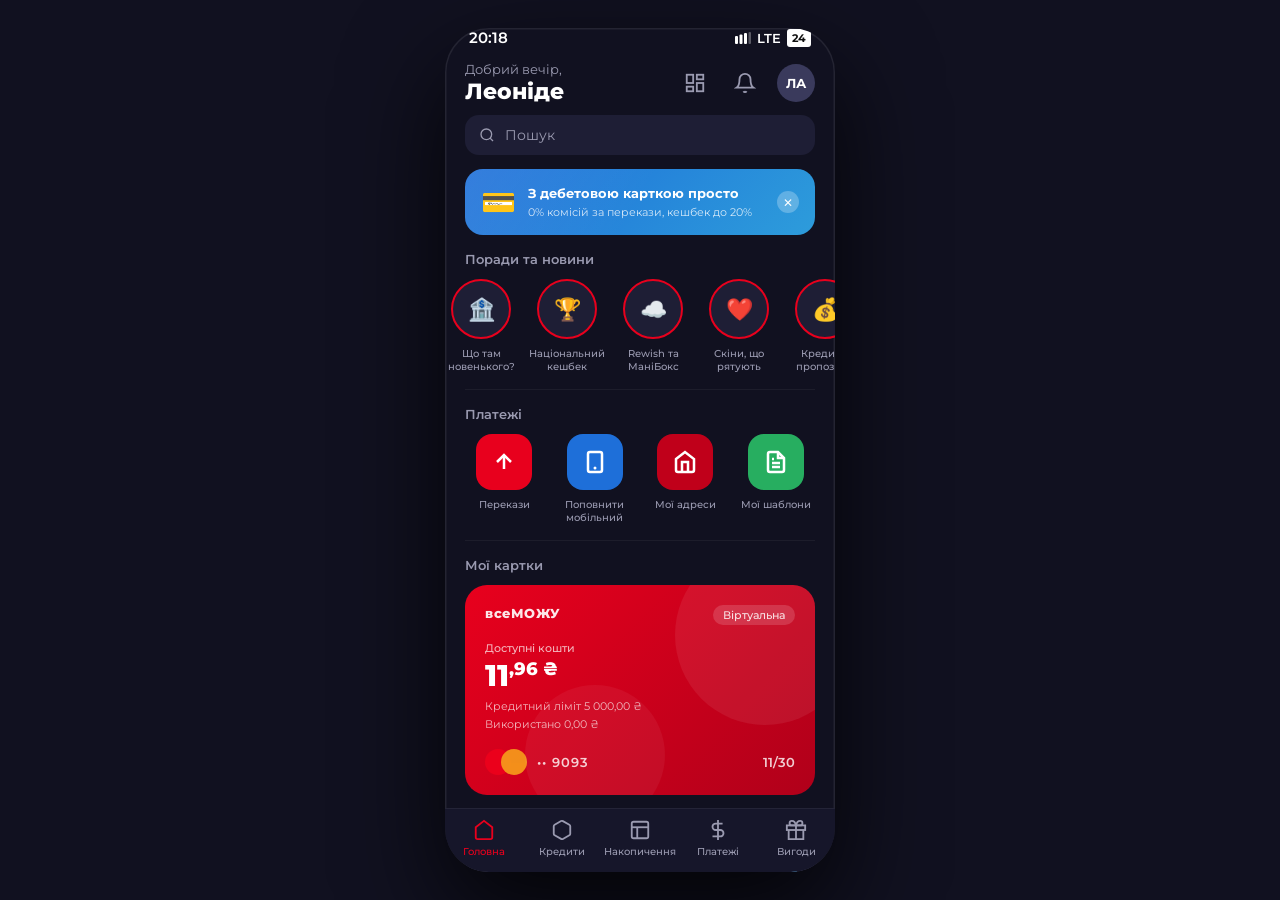
<file: index.html>
<!DOCTYPE html>
<html lang="uk">
<head>
<meta charset="UTF-8">
<meta name="viewport" content="width=device-width, initial-scale=1.0, maximum-scale=1.0, user-scalable=no, viewport-fit=cover">
<title>ПУМБ</title>
<!-- PWA / Fullscreen -->
<meta name="mobile-web-app-capable" content="yes">
<meta name="apple-mobile-web-app-capable" content="yes">
<meta name="apple-mobile-web-app-status-bar-style" content="black-translucent">
<meta name="apple-mobile-web-app-title" content="ПУМБ">
<meta name="theme-color" content="#111120">
<link href="https://fonts.googleapis.com/css2?family=Montserrat:wght@400;500;600;700;800&display=swap" rel="stylesheet">
<link rel="stylesheet" href="style.css">
</head>
<body>

<div class="phone">

  <!-- STATUS BAR -->
  <div class="status-bar">
    <span>20:18</span>
    <div class="status-right">
      <svg width="16" height="12" viewBox="0 0 16 12" fill="white"><rect x="0" y="4" width="3" height="8" rx="1"/><rect x="4.5" y="2.5" width="3" height="9.5" rx="1"/><rect x="9" y="1" width="3" height="11" rx="1"/><rect x="13.5" y="0" width="2.5" height="12" rx="1" opacity=".3"/></svg>
      <span>LTE</span>
      <div class="battery">24</div>
    </div>
  </div>

  <!-- HEADER -->
  <div class="header">
    <div>
      <div class="greeting">Добрий вечір,</div>
      <div class="greeting-name">Леоніде</div>
    </div>
    <div class="header-icons">
      <div class="icon-btn" onclick="alert('Аналітика')">
        <svg width="22" height="22" viewBox="0 0 24 24" fill="none" stroke="currentColor" stroke-width="2"><rect x="3" y="3" width="7" height="9"/><rect x="14" y="3" width="7" height="5"/><rect x="14" y="12" width="7" height="9"/><rect x="3" y="16" width="7" height="5"/></svg>
      </div>
      <div class="icon-btn" onclick="alert('Сповіщення')">
        <svg width="22" height="22" viewBox="0 0 24 24" fill="none" stroke="currentColor" stroke-width="2"><path d="M18 8A6 6 0 0 0 6 8c0 7-3 9-3 9h18s-3-2-3-9"/><path d="M13.73 21a2 2 0 0 1-3.46 0"/></svg>
      </div>
      <div class="avatar">ЛА</div>
    </div>
  </div>

  <!-- SEARCH -->
  <div class="search-wrap">
    <div class="search">
      <svg width="16" height="16" viewBox="0 0 24 24" fill="none" stroke="currentColor" stroke-width="2"><circle cx="11" cy="11" r="8"/><line x1="21" y1="21" x2="16.65" y2="16.65"/></svg>
      <span>Пошук</span>
    </div>
  </div>

  <!-- SCROLL AREA -->
  <div class="scroll-area">

    <!-- PROMO -->
    <div class="promo-banner" id="promoBanner">
      <div class="promo-emoji">💳</div>
      <div class="promo-text">
        <div class="promo-title">З дебетовою карткою просто</div>
        <div class="promo-sub">0% комісій за перекази, кешбек до 20%</div>
      </div>
      <div class="promo-close" onclick="document.getElementById('promoBanner').style.display='none'">✕</div>
    </div>

    <!-- NEWS / TIPS -->
    <div class="section">
      <div class="section-title">Поради та новини</div>
      <div class="news-scroll">
        <div class="news-item">
          <div class="news-icon">🏦</div>
          <div class="news-label">Що там новенького?</div>
        </div>
        <div class="news-item">
          <div class="news-icon">🏆</div>
          <div class="news-label">Національний кешбек</div>
        </div>
        <div class="news-item">
          <div class="news-icon">☁️</div>
          <div class="news-label">Rewish та МаніБокс</div>
        </div>
        <div class="news-item">
          <div class="news-icon">❤️</div>
          <div class="news-label">Скіни, що рятують</div>
        </div>
        <div class="news-item">
          <div class="news-icon">💰</div>
          <div class="news-label">Кредитні пропозиції</div>
        </div>
      </div>
    </div>

    <div class="divider"></div>

    <!-- PAYMENTS -->
    <div class="section">
      <div class="section-title">Платежі</div>
      <div class="payments-grid">
        <div class="pay-item" onclick="alert('Перекази')">
          <div class="pay-icon red">
            <svg width="24" height="24" viewBox="0 0 24 24" fill="none" stroke="white" stroke-width="2.5"><line x1="12" y1="19" x2="12" y2="5"/><polyline points="5 12 12 5 19 12"/></svg>
          </div>
          <div class="pay-label">Перекази</div>
        </div>
        <div class="pay-item" onclick="alert('Поповнити мобільний')">
          <div class="pay-icon blue">
            <svg width="24" height="24" viewBox="0 0 24 24" fill="none" stroke="white" stroke-width="2.5"><rect x="5" y="2" width="14" height="20" rx="2"/><line x1="12" y1="18" x2="12" y2="18" stroke-linecap="round" stroke-width="3"/></svg>
          </div>
          <div class="pay-label">Поповнити мобільний</div>
        </div>
        <div class="pay-item" onclick="alert('Мої адреси')">
          <div class="pay-icon dark-red">
            <svg width="24" height="24" viewBox="0 0 24 24" fill="none" stroke="white" stroke-width="2.5"><path d="M3 9l9-7 9 7v11a2 2 0 0 1-2 2H5a2 2 0 0 1-2-2z"/><polyline points="9 22 9 12 15 12 15 22"/></svg>
          </div>
          <div class="pay-label">Мої адреси</div>
        </div>
        <div class="pay-item" onclick="alert('Мої шаблони')">
          <div class="pay-icon green">
            <svg width="24" height="24" viewBox="0 0 24 24" fill="none" stroke="white" stroke-width="2.5"><path d="M14 2H6a2 2 0 0 0-2 2v16a2 2 0 0 0 2 2h12a2 2 0 0 0 2-2V8z"/><polyline points="14 2 14 8 20 8"/><line x1="16" y1="13" x2="8" y2="13"/><line x1="16" y1="17" x2="8" y2="17"/><polyline points="10 9 9 9 8 9"/></svg>
          </div>
          <div class="pay-label">Мої шаблони</div>
        </div>
      </div>
    </div>

    <div class="divider"></div>

    <!-- CREDIT CARD -->
    <div class="section">
      <div class="section-title">Мої картки</div>
      <div class="card-wrap">
        <div class="credit-card">
          <div class="card-top">
            <div class="card-brand">всеМОЖУ</div>
            <div class="card-virtual">Віртуальна</div>
          </div>

          <div class="card-label">Доступні кошти</div>
          <div class="card-balance">11<span>,96 ₴</span></div>
          <div class="card-limits">
            Кредитний ліміт 5 000,00 ₴<br>
            Використано 0,00 ₴
          </div>

          <div class="card-bottom">
            <div class="mc-logo">
              <div class="mc-circle"></div>
              <div class="mc-circle"></div>
            </div>
            <div class="card-number">•• 9093</div>
            <div class="card-date">11/30</div>
          </div>
        </div>
      </div>
    </div>

    <!-- CASHBACK -->
    <div class="cashback-card">
      <div class="cashback-left">
        <div class="cashback-label">Кешбек від банку та партнерів</div>
        <div class="cashback-amount">0,00 ₴</div>
        <div class="cashback-action">Вибрати кешбек на місяць</div>
      </div>
      <div class="cashback-icon">🎁</div>
    </div>

    <!-- TRANSACTIONS -->
    <div class="transactions" style="margin-top:16px;">
      <div class="tx-title">Останні операції</div>

      <div class="tx-item">
        <div class="tx-icon">
          <svg width="20" height="20" viewBox="0 0 24 24" fill="none" stroke="#2ecc71" stroke-width="2"><rect x="2" y="5" width="20" height="14" rx="2"/><line x1="2" y1="10" x2="22" y2="10"/></svg>
        </div>
        <div class="tx-info">
          <div class="tx-name">Поповнення через термінал</div>
          <div class="tx-sub">CASH DEPOSIT TERMINAL</div>
        </div>
        <div class="tx-amount plus">+5 000,00 ₴</div>
      </div>

    </div>

  </div>

  <!-- BOTTOM NAV -->
  <div class="bottom-nav">
    <div class="nav-item active" onclick="setActive(this)">
      <svg viewBox="0 0 24 24" fill="none" stroke="currentColor" stroke-width="2"><path d="M3 9l9-7 9 7v11a2 2 0 0 1-2 2H5a2 2 0 0 1-2-2z"/></svg>
      Головна
    </div>
    <div class="nav-item" onclick="setActive(this)">
      <svg viewBox="0 0 24 24" fill="none" stroke="currentColor" stroke-width="2"><path d="M21 16V8a2 2 0 0 0-1-1.73l-7-4a2 2 0 0 0-2 0l-7 4A2 2 0 0 0 3 8v8a2 2 0 0 0 1 1.73l7 4a2 2 0 0 0 2 0l7-4A2 2 0 0 0 21 16z"/></svg>
      Кредити
    </div>
    <div class="nav-item" onclick="setActive(this)">
      <svg viewBox="0 0 24 24" fill="none" stroke="currentColor" stroke-width="2"><rect x="3" y="3" width="18" height="18" rx="2"/><path d="M3 9h18"/><path d="M9 21V9"/></svg>
      Накопичення
    </div>
    <div class="nav-item" onclick="setActive(this)">
      <svg viewBox="0 0 24 24" fill="none" stroke="currentColor" stroke-width="2"><line x1="12" y1="1" x2="12" y2="23"/><path d="M17 5H9.5a3.5 3.5 0 0 0 0 7h5a3.5 3.5 0 0 1 0 7H6"/></svg>
      Платежі
    </div>
    <div class="nav-item" onclick="setActive(this)">
      <svg viewBox="0 0 24 24" fill="none" stroke="currentColor" stroke-width="2"><polyline points="20 12 20 22 4 22 4 12"/><rect x="2" y="7" width="20" height="5"/><path d="M12 22V7"/><path d="M12 7H7.5a2.5 2.5 0 0 1 0-5C11 2 12 7 12 7z"/><path d="M12 7h4.5a2.5 2.5 0 0 0 0-5C13 2 12 7 12 7z"/></svg>
      Вигоди
    </div>
  </div>

</div>

<script>
function setActive(el) {
  document.querySelectorAll('.nav-item').forEach(i => i.classList.remove('active'));
  el.classList.add('active');
}
</script>
</body>
</html>
</file>
<file: style.css>
* { margin: 0; padding: 0; box-sizing: border-box; -webkit-tap-highlight-color: transparent; }

:root {
  --red: #E8001D;
  --red-dark: #c0001a;
  --bg: #1a1a2e;
  --bg2: #16213e;
  --card-bg: #222235;
  --text: #ffffff;
  --text-muted: #9a9ab0;
  --accent: #ff3d5a;
  --green: #2ecc71;
}

body {
  font-family: 'Montserrat', sans-serif;
  background: #111120;
  color: var(--text);
  min-height: 100vh;
  min-height: 100dvh;
  display: flex;
  justify-content: center;
  align-items: center;
}

.phone {
  width: 100%;
  max-width: 430px;
  height: 100vh;
  height: 100dvh;
  background: #111120;
  border-radius: 0;
  overflow: hidden;
  position: relative;
  display: flex;
  flex-direction: column;
}

@media (min-width: 500px) {
  .phone {
    width: 390px;
    height: 844px;
    border-radius: 44px;
    box-shadow: 0 40px 100px rgba(0,0,0,0.8), inset 0 0 0 1.5px rgba(255,255,255,0.08);
  }
}

/* STATUS BAR */
.status-bar {
  display: flex;
  justify-content: space-between;
  align-items: center;
  padding: env(safe-area-inset-top, 14px) 24px 0;
  font-size: 15px;
  font-weight: 600;
  flex-shrink: 0;
}

.status-right { display: flex; gap: 6px; align-items: center; font-size: 13px; }
.battery {
  background: #fff;
  border-radius: 3px;
  padding: 2px 5px;
  color: #111;
  font-size: 11px;
  font-weight: 700;
}

/* HEADER */
.header {
  display: flex;
  justify-content: space-between;
  align-items: center;
  padding: 14px 20px 10px;
  flex-shrink: 0;
}

.greeting { font-size: 13px; color: var(--text-muted); }
.greeting-name { font-size: 22px; font-weight: 800; color: #fff; margin-top: 1px; }

.header-icons { display: flex; gap: 14px; align-items: center; }
.icon-btn {
  width: 36px; height: 36px;
  display: flex; align-items: center; justify-content: center;
  color: var(--text-muted);
  cursor: pointer;
  transition: color .2s;
}
.icon-btn:hover { color: #fff; }
.avatar {
  width: 38px; height: 38px;
  border-radius: 50%;
  background: #3a3a5c;
  display: flex; align-items: center; justify-content: center;
  font-weight: 700; font-size: 13px; color: #fff;
  cursor: pointer;
}

/* SEARCH */
.search-wrap { padding: 0 20px 14px; flex-shrink: 0; }
.search {
  background: #1e1e35;
  border-radius: 14px;
  display: flex;
  align-items: center;
  gap: 10px;
  padding: 11px 14px;
  color: var(--text-muted);
  font-size: 14px;
}
.search svg { flex-shrink: 0; }

/* SCROLL AREA */
.scroll-area {
  flex: 1;
  overflow-y: auto;
  padding-bottom: 80px;
  scroll-behavior: smooth;
}
.scroll-area::-webkit-scrollbar { display: none; }

/* PROMO BANNER */
.promo-banner {
  margin: 0 20px 16px;
  background: linear-gradient(135deg, #1e6fd9, #2d9cdb);
  border-radius: 18px;
  padding: 16px;
  display: flex;
  align-items: center;
  gap: 12px;
  position: relative;
  overflow: hidden;
  cursor: pointer;
}
.promo-banner::before {
  content: '';
  position: absolute; inset: 0;
  background: linear-gradient(120deg, rgba(255,255,255,0.1) 0%, transparent 50%);
}
.promo-emoji { font-size: 28px; flex-shrink: 0; }
.promo-text { flex: 1; }
.promo-title { font-size: 13px; font-weight: 700; color: #fff; line-height: 1.3; }
.promo-sub { font-size: 11px; color: rgba(255,255,255,0.8); margin-top: 3px; }
.promo-close {
  width: 22px; height: 22px;
  border-radius: 50%;
  background: rgba(255,255,255,0.25);
  display: flex; align-items: center; justify-content: center;
  cursor: pointer; flex-shrink: 0;
  font-size: 12px; color: #fff;
}

/* SECTION */
.section { margin: 0 0 16px; }
.section-title {
  font-size: 13px;
  color: var(--text-muted);
  font-weight: 600;
  padding: 0 20px;
  margin-bottom: 12px;
}

/* NEWS SCROLL */
.news-scroll {
  display: flex;
  gap: 14px;
  padding: 0 20px;
  overflow-x: auto;
  scroll-snap-type: x mandatory;
}
.news-scroll::-webkit-scrollbar { display: none; }

.news-item {
  display: flex;
  flex-direction: column;
  align-items: center;
  gap: 8px;
  flex-shrink: 0;
  scroll-snap-align: start;
  cursor: pointer;
  width: 72px;
}
.news-icon {
  width: 60px; height: 60px;
  border-radius: 50%;
  border: 2.5px solid var(--red);
  display: flex; align-items: center; justify-content: center;
  font-size: 22px;
  background: #1e1e35;
}
.news-label {
  font-size: 10px;
  color: var(--text-muted);
  text-align: center;
  line-height: 1.3;
  font-weight: 500;
}

/* PAYMENTS */
.payments-grid {
  display: grid;
  grid-template-columns: repeat(4, 1fr);
  gap: 12px;
  padding: 0 20px;
}
.pay-item {
  display: flex;
  flex-direction: column;
  align-items: center;
  gap: 8px;
  cursor: pointer;
}
.pay-icon {
  width: 56px; height: 56px;
  border-radius: 16px;
  display: flex; align-items: center; justify-content: center;
  font-size: 22px;
}
.pay-icon.red { background: var(--red); }
.pay-icon.blue { background: #1e6fd9; }
.pay-icon.dark-red { background: #c0001a; }
.pay-icon.green { background: #27ae60; }
.pay-label { font-size: 10px; color: var(--text-muted); text-align: center; line-height: 1.3; font-weight: 500; }

/* CREDIT CARD */
.card-wrap { padding: 0 20px; }
.credit-card {
  background: linear-gradient(135deg, var(--red) 0%, #b0001a 100%);
  border-radius: 22px;
  padding: 20px;
  position: relative;
  overflow: hidden;
  cursor: pointer;
  transition: transform .2s;
}
.credit-card:active { transform: scale(0.98); }
.credit-card::before {
  content: '';
  position: absolute;
  top: -40px; right: -40px;
  width: 180px; height: 180px;
  border-radius: 50%;
  background: rgba(255,255,255,0.07);
}
.credit-card::after {
  content: '';
  position: absolute;
  bottom: -30px; left: 60px;
  width: 140px; height: 140px;
  border-radius: 50%;
  background: rgba(255,255,255,0.05);
}

.card-top { display: flex; justify-content: space-between; align-items: flex-start; margin-bottom: 16px; }
.card-brand { font-size: 13px; font-weight: 800; color: rgba(255,255,255,0.9); letter-spacing: 0.5px; }
.card-virtual {
  font-size: 11px;
  background: rgba(255,255,255,0.15);
  padding: 3px 10px;
  border-radius: 20px;
  color: rgba(255,255,255,0.85);
  font-weight: 500;
}

.card-label { font-size: 11px; color: rgba(255,255,255,0.7); font-weight: 500; }
.card-balance { font-size: 30px; font-weight: 800; color: #fff; margin: 2px 0 4px; }
.card-balance span { font-size: 18px; vertical-align: super; }
.card-limits { font-size: 11px; color: rgba(255,255,255,0.7); line-height: 1.6; }

.card-bottom {
  display: flex;
  align-items: center;
  gap: 10px;
  margin-top: 16px;
}
.mc-logo { display: flex; }
.mc-circle {
  width: 26px; height: 26px; border-radius: 50%;
}
.mc-circle:first-child { background: #eb001b; margin-right: -10px; }
.mc-circle:last-child { background: #f79e1b; opacity: 0.9; }
.card-number { font-size: 13px; color: rgba(255,255,255,0.8); font-weight: 600; letter-spacing: 1px; }
.card-date { font-size: 13px; color: rgba(255,255,255,0.8); font-weight: 600; margin-left: auto; }

/* CASHBACK */
.cashback-card {
  margin: 12px 20px 0;
  background: #1e1e35;
  border-radius: 18px;
  padding: 16px 18px;
  display: flex;
  align-items: center;
  justify-content: space-between;
}
.cashback-label { font-size: 12px; color: var(--text-muted); }
.cashback-amount { font-size: 22px; font-weight: 800; color: #fff; margin-top: 2px; }
.cashback-action { font-size: 13px; color: var(--red); font-weight: 600; margin-top: 8px; cursor: pointer; }
.cashback-icon {
  width: 46px; height: 46px;
  background: linear-gradient(135deg, #1e6fd9, #5bc0eb);
  border-radius: 14px;
  display: flex; align-items: center; justify-content: center;
  font-size: 22px;
  position: relative;
}
.cashback-icon::after {
  content: '';
  position: absolute;
  top: -3px; right: -3px;
  width: 10px; height: 10px;
  background: var(--red);
  border-radius: 50%;
  border: 2px solid #111120;
}

/* TRANSACTIONS */
.transactions { padding: 0 20px; }
.tx-title { font-size: 13px; color: var(--text-muted); font-weight: 600; margin-bottom: 8px; }

.tx-item {
  display: flex;
  align-items: center;
  gap: 14px;
  padding: 13px 0;
  border-bottom: 1px solid rgba(255,255,255,0.05);
  cursor: pointer;
}
.tx-item:last-child { border-bottom: none; }

.tx-icon {
  width: 42px; height: 42px;
  border-radius: 14px;
  background: #1a2e1a;
  display: flex; align-items: center; justify-content: center;
  flex-shrink: 0;
}

.tx-info { flex: 1; min-width: 0; }
.tx-name {
  font-size: 13px; font-weight: 600; color: #fff;
  white-space: nowrap; overflow: hidden; text-overflow: ellipsis;
}
.tx-sub { font-size: 11px; color: var(--text-muted); margin-top: 2px; }
.tx-amount { font-size: 14px; font-weight: 700; flex-shrink: 0; }
.tx-amount.minus { color: #ff3d5a; }
.tx-amount.plus { color: var(--green); }

/* BOTTOM NAV */
.bottom-nav {
  position: absolute;
  bottom: 0; left: 0; right: 0;
  background: #16162a;
  border-top: 1px solid rgba(255,255,255,0.06);
  display: flex;
  padding: 10px 0 max(env(safe-area-inset-bottom, 0px), 14px);
  z-index: 10;
  backdrop-filter: blur(20px);
}
.nav-item {
  flex: 1;
  display: flex;
  flex-direction: column;
  align-items: center;
  gap: 4px;
  cursor: pointer;
  font-size: 10px;
  color: var(--text-muted);
  font-weight: 500;
  transition: color .2s;
}
.nav-item.active { color: var(--red); }
.nav-item svg { width: 22px; height: 22px; }

/* Animations */
@keyframes fadeUp {
  from { opacity: 0; transform: translateY(10px); }
  to { opacity: 1; transform: translateY(0); }
}
.scroll-area > * { animation: fadeUp .35s ease both; }
.scroll-area > *:nth-child(2) { animation-delay: .05s; }
.scroll-area > *:nth-child(3) { animation-delay: .10s; }
.scroll-area > *:nth-child(4) { animation-delay: .15s; }
.scroll-area > *:nth-child(5) { animation-delay: .20s; }
.scroll-area > *:nth-child(6) { animation-delay: .25s; }

.divider { height: 1px; background: rgba(255,255,255,0.05); margin: 0 20px 16px; }
</file>
